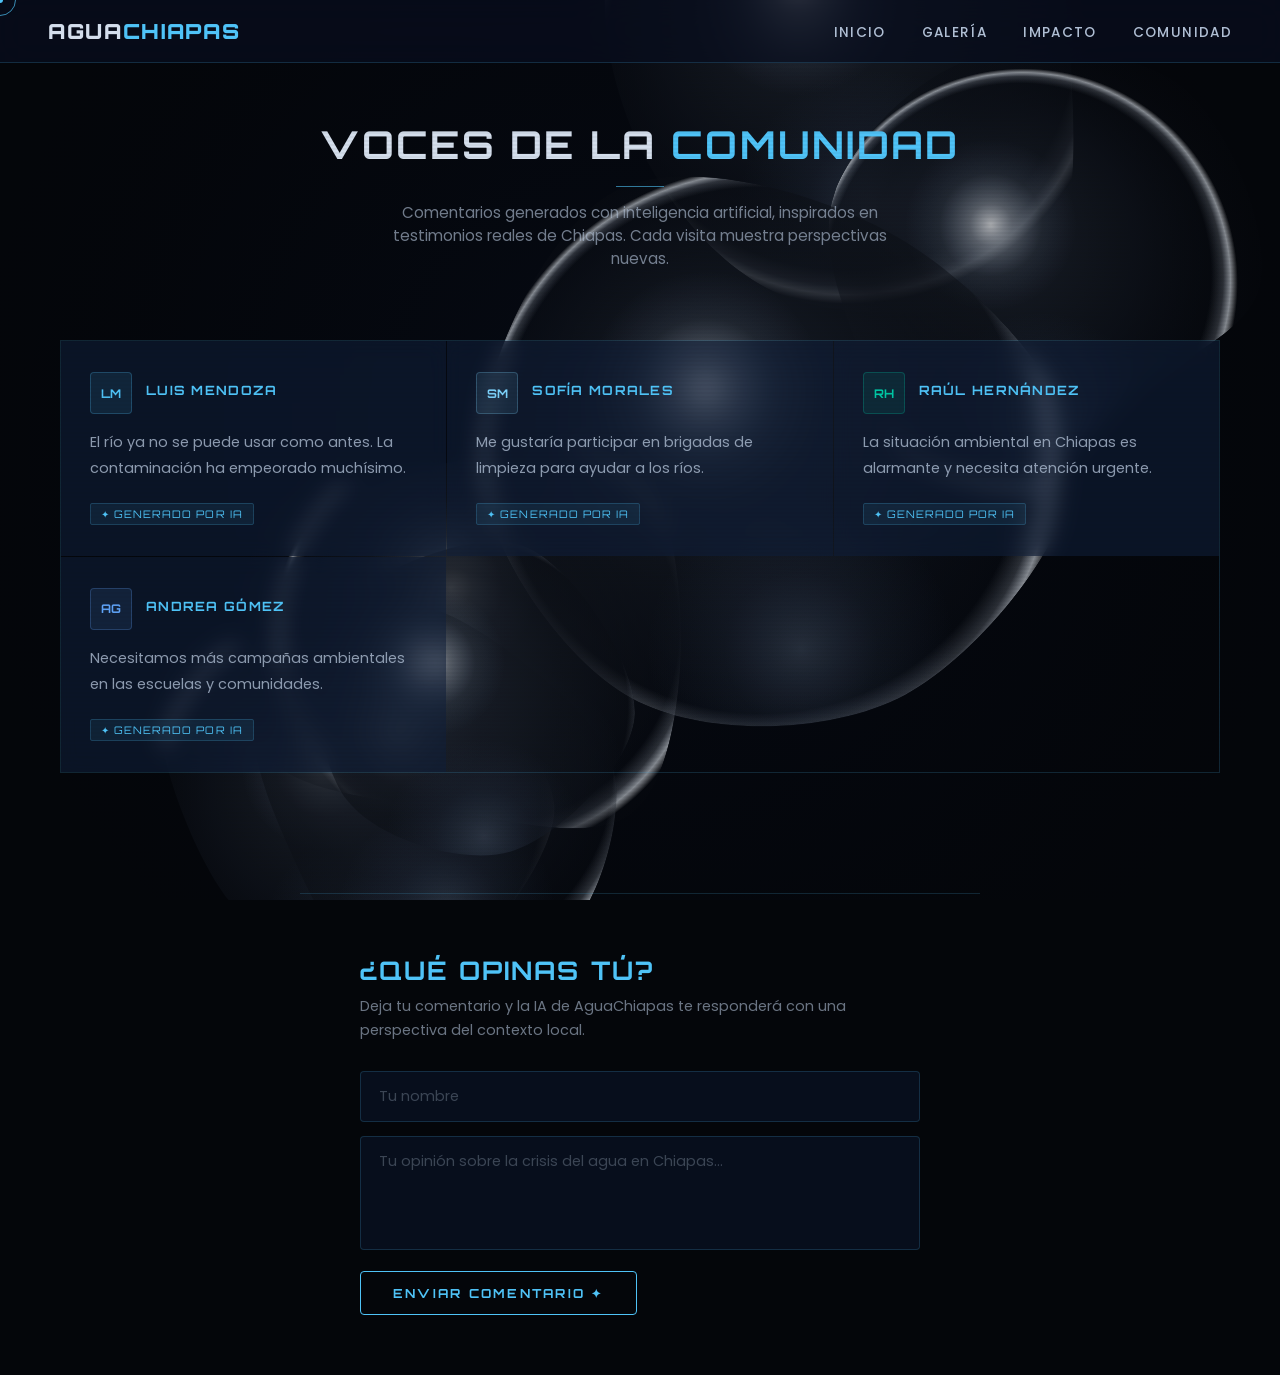
<file: comunidad.html>
<!DOCTYPE html>
<html lang="es">
<head>
<meta charset="UTF-8">
<meta name="viewport" content="width=device-width, initial-scale=1.0">
<title>Comunidad | AguaChiapas</title>
<link rel="stylesheet" href="styles.css">
<link rel="preconnect" href="https://fonts.googleapis.com">
<link href="https://fonts.googleapis.com/css2?family=Orbitron:wght@400;600;700;900&family=Poppins:wght@300;400;500;600;700&display=swap" rel="stylesheet">
</head>
<body>

<div class="scanlines"></div>

<nav class="navbar">
  <div class="logo">Agua<span>Chiapas</span></div>
  <ul>
    <li><a href="index.html">Inicio</a></li>
    <li><a href="galeria.html">Galería</a></li>
    <li><a href="impacto.html">Impacto</a></li>
    <li><a href="comunidad.html">Comunidad</a></li>
  </ul>
</nav>

<section class="community-page">

  <div class="section-title">
    <h2>Voces de la <span>comunidad</span></h2>
    <div class="section-line"></div>
    <p>Comentarios generados con inteligencia artificial, inspirados en testimonios reales de Chiapas. Cada visita muestra perspectivas nuevas.</p>
  </div>

  <div id="comments-list" class="comments-grid"></div>

</section>

<!-- Formulario de comentario con respuesta IA -->
<section class="comment-form-section">
  <h2>¿Qué opinas tú?</h2>
  <p style="color:var(--silver);opacity:.6;margin-bottom:28px;font-size:.9rem;line-height:1.7;">
    Deja tu comentario y la IA de AguaChiapas te responderá con una perspectiva del contexto local.
  </p>

  <form id="comment-form">
    <input type="text" id="cf-nombre" placeholder="Tu nombre" maxlength="50" required>
    <textarea id="cf-texto" placeholder="Tu opinión sobre la crisis del agua en Chiapas…" rows="4" maxlength="400" required></textarea>
    <button type="submit">Enviar comentario ✦</button>
  </form>
</section>

<script src="script.js"></script>
</body>
</html>
</file>
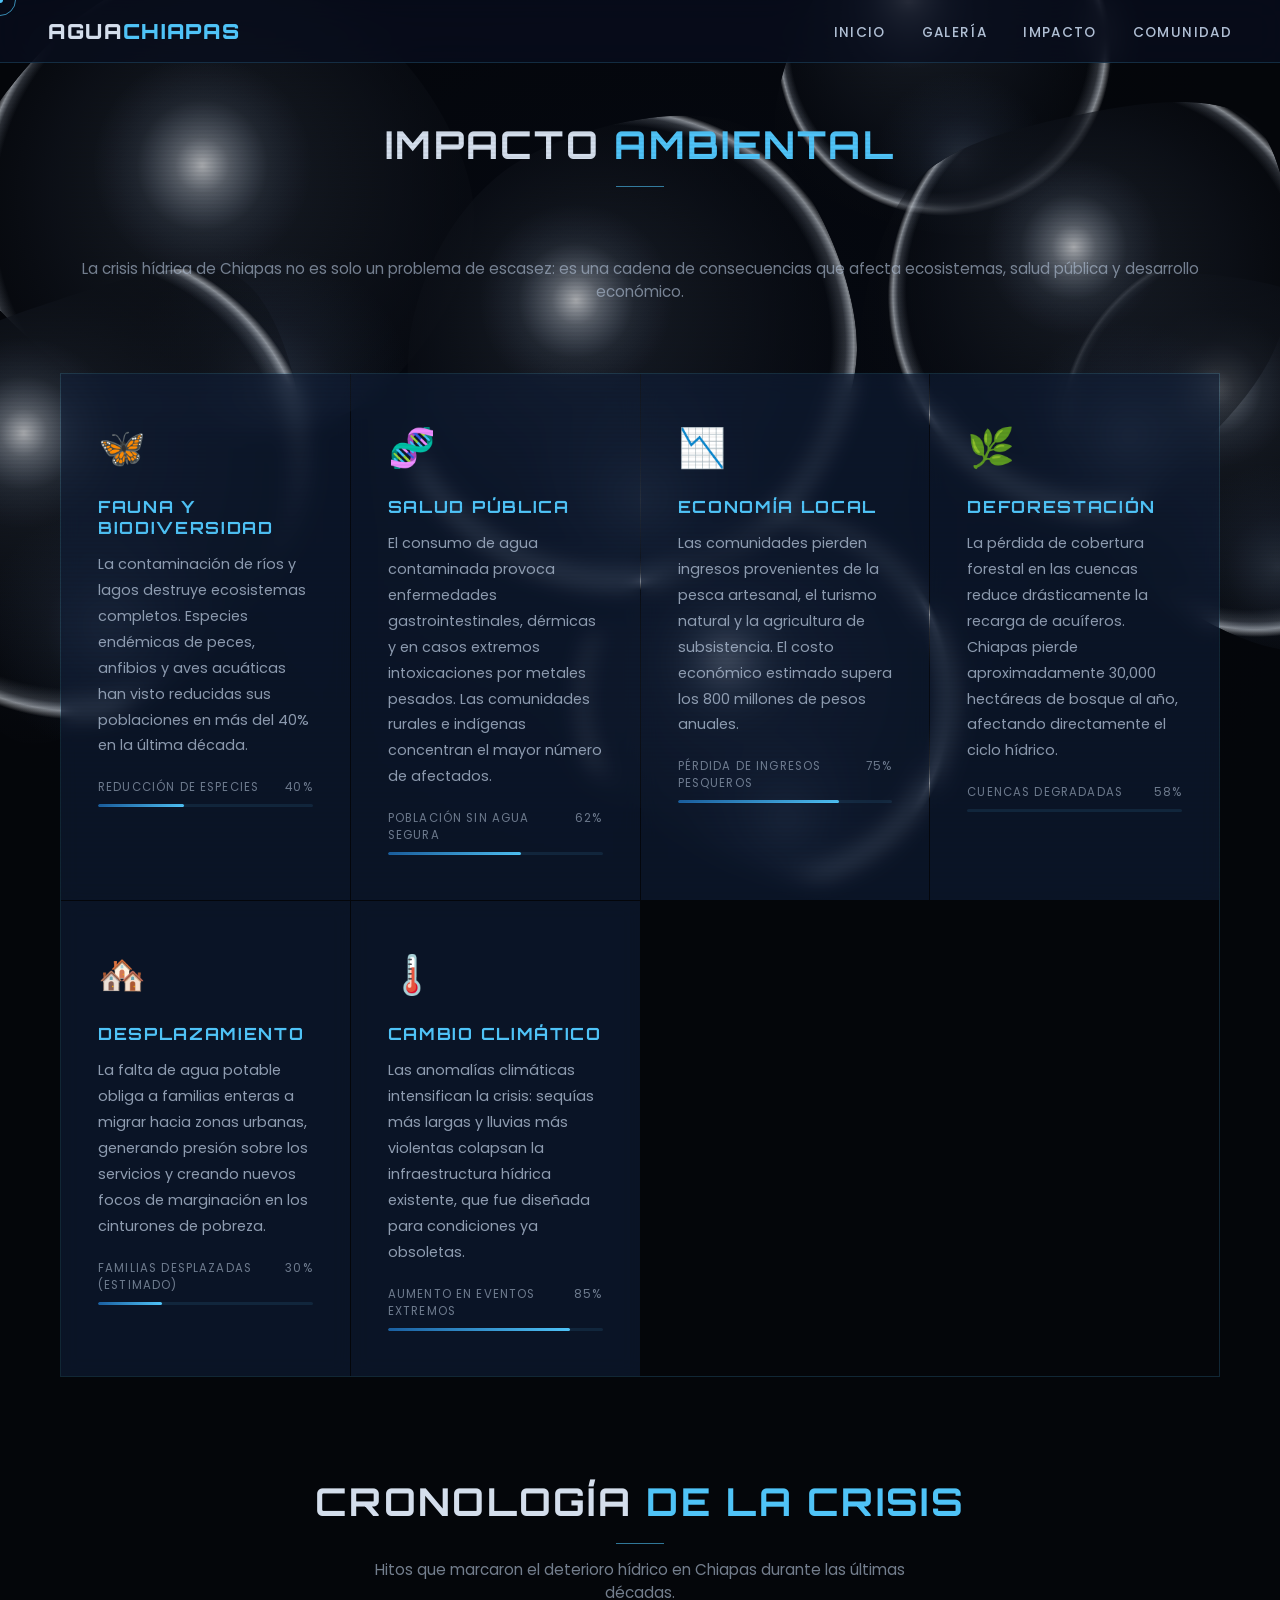
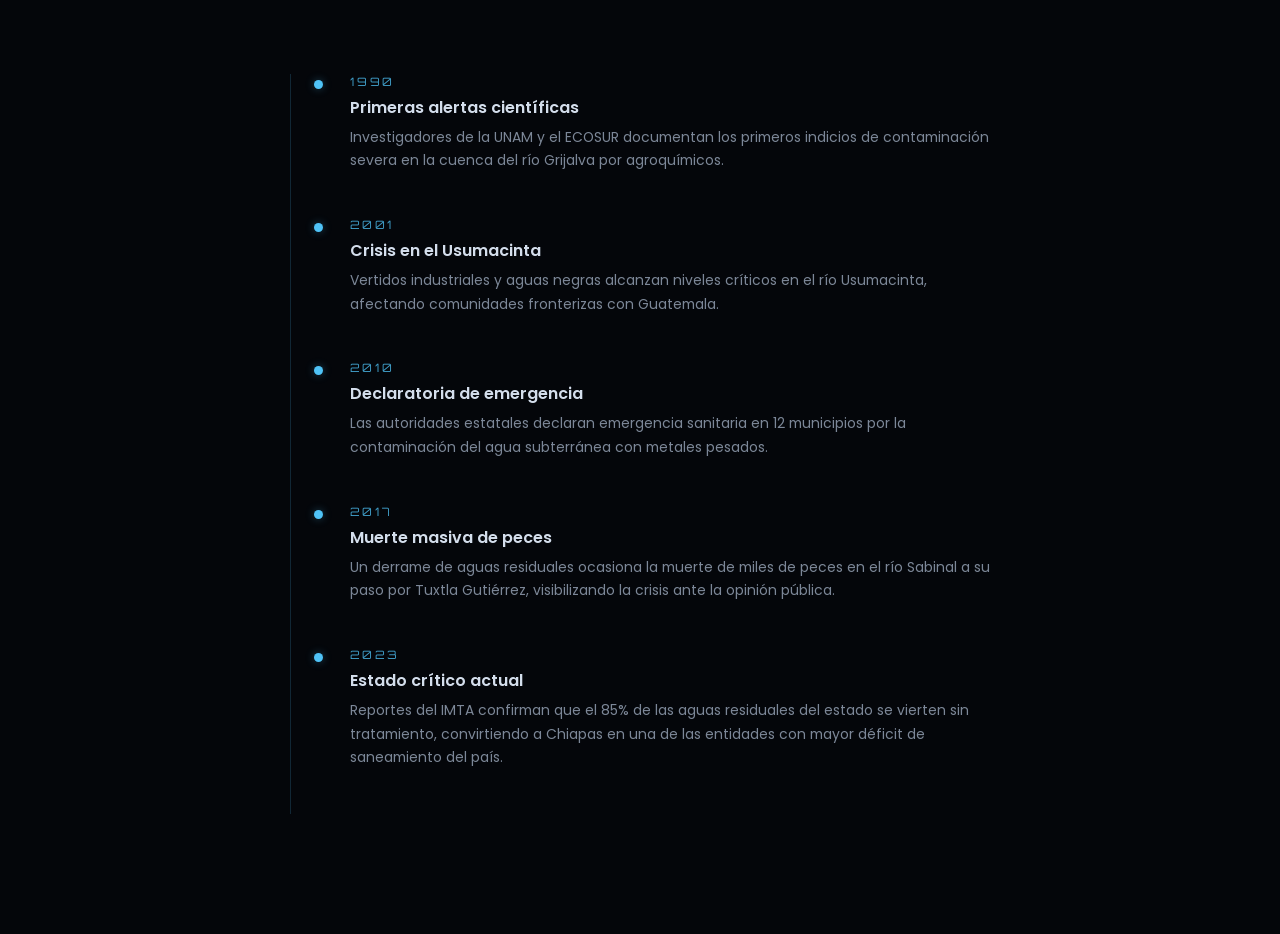
<file: impacto.html>
<!DOCTYPE html>
<html lang="es">
<head>
<meta charset="UTF-8">
<meta name="viewport" content="width=device-width, initial-scale=1.0">
<title>Impacto | AguaChiapas</title>
<link rel="stylesheet" href="styles.css">
<link rel="preconnect" href="https://fonts.googleapis.com">
<link href="https://fonts.googleapis.com/css2?family=Orbitron:wght@400;600;700;900&family=Poppins:wght@300;400;500;600;700&display=swap" rel="stylesheet">
</head>
<body>

<div class="scanlines"></div>

<nav class="navbar">
  <div class="logo">Agua<span>Chiapas</span></div>
  <ul>
    <li><a href="index.html">Inicio</a></li>
    <li><a href="galeria.html">Galería</a></li>
    <li><a href="impacto.html">Impacto</a></li>
    <li><a href="comunidad.html">Comunidad</a></li>
  </ul>
</nav>

<section class="impact-page">

  <div class="section-title">
    <h2>Impacto <span>ambiental</span></h2>
    <div class="section-line"></div>
  </div>
  <p>La crisis hídrica de Chiapas no es solo un problema de escasez: es una cadena de consecuencias que afecta ecosistemas, salud pública y desarrollo económico.</p>

  <div class="impact-cards">

    <div class="impact-card reveal">
      <span class="impact-icon">🦋</span>
      <h2>Fauna y biodiversidad</h2>
      <p>La contaminación de ríos y lagos destruye ecosistemas completos. Especies endémicas de peces, anfibios y aves acuáticas han visto reducidas sus poblaciones en más del 40% en la última década.</p>
      <div class="impact-bar-wrap">
        <div class="impact-bar-label"><span>Reducción de especies</span><span>40%</span></div>
        <div class="impact-bar-track"><div class="impact-bar-fill" style="width:40%"></div></div>
      </div>
    </div>

    <div class="impact-card reveal">
      <span class="impact-icon">🧬</span>
      <h2>Salud pública</h2>
      <p>El consumo de agua contaminada provoca enfermedades gastrointestinales, dérmicas y en casos extremos intoxicaciones por metales pesados. Las comunidades rurales e indígenas concentran el mayor número de afectados.</p>
      <div class="impact-bar-wrap">
        <div class="impact-bar-label"><span>Población sin agua segura</span><span>62%</span></div>
        <div class="impact-bar-track"><div class="impact-bar-fill" style="width:62%"></div></div>
      </div>
    </div>

    <div class="impact-card reveal">
      <span class="impact-icon">📉</span>
      <h2>Economía local</h2>
      <p>Las comunidades pierden ingresos provenientes de la pesca artesanal, el turismo natural y la agricultura de subsistencia. El costo económico estimado supera los 800 millones de pesos anuales.</p>
      <div class="impact-bar-wrap">
        <div class="impact-bar-label"><span>Pérdida de ingresos pesqueros</span><span>75%</span></div>
        <div class="impact-bar-track"><div class="impact-bar-fill" style="width:75%"></div></div>
      </div>
    </div>

    <div class="impact-card reveal">
      <span class="impact-icon">🌿</span>
      <h2>Deforestación</h2>
      <p>La pérdida de cobertura forestal en las cuencas reduce drásticamente la recarga de acuíferos. Chiapas pierde aproximadamente 30,000 hectáreas de bosque al año, afectando directamente el ciclo hídrico.</p>
      <div class="impact-bar-wrap">
        <div class="impact-bar-label"><span>Cuencas degradadas</span><span>58%</span></div>
        <div class="impact-bar-track"><div class="impact-bar-fill" style="width:58%"></div></div>
      </div>
    </div>

    <div class="impact-card reveal">
      <span class="impact-icon">🏘️</span>
      <h2>Desplazamiento</h2>
      <p>La falta de agua potable obliga a familias enteras a migrar hacia zonas urbanas, generando presión sobre los servicios y creando nuevos focos de marginación en los cinturones de pobreza.</p>
      <div class="impact-bar-wrap">
        <div class="impact-bar-label"><span>Familias desplazadas (estimado)</span><span>30%</span></div>
        <div class="impact-bar-track"><div class="impact-bar-fill" style="width:30%"></div></div>
      </div>
    </div>

    <div class="impact-card reveal">
      <span class="impact-icon">🌡️</span>
      <h2>Cambio climático</h2>
      <p>Las anomalías climáticas intensifican la crisis: sequías más largas y lluvias más violentas colapsan la infraestructura hídrica existente, que fue diseñada para condiciones ya obsoletas.</p>
      <div class="impact-bar-wrap">
        <div class="impact-bar-label"><span>Aumento en eventos extremos</span><span>85%</span></div>
        <div class="impact-bar-track"><div class="impact-bar-fill" style="width:85%"></div></div>
      </div>
    </div>

  </div>

  <!-- TIMELINE -->
  <div class="section-title" style="margin-top:100px">
    <h2>Cronología <span>de la crisis</span></h2>
    <div class="section-line"></div>
    <p>Hitos que marcaron el deterioro hídrico en Chiapas durante las últimas décadas.</p>
  </div>

  <div class="timeline">
    <div class="timeline-item reveal">
      <div class="timeline-year">1990</div>
      <h3>Primeras alertas científicas</h3>
      <p>Investigadores de la UNAM y el ECOSUR documentan los primeros indicios de contaminación severa en la cuenca del río Grijalva por agroquímicos.</p>
    </div>
    <div class="timeline-item reveal">
      <div class="timeline-year">2001</div>
      <h3>Crisis en el Usumacinta</h3>
      <p>Vertidos industriales y aguas negras alcanzan niveles críticos en el río Usumacinta, afectando comunidades fronterizas con Guatemala.</p>
    </div>
    <div class="timeline-item reveal">
      <div class="timeline-year">2010</div>
      <h3>Declaratoria de emergencia</h3>
      <p>Las autoridades estatales declaran emergencia sanitaria en 12 municipios por la contaminación del agua subterránea con metales pesados.</p>
    </div>
    <div class="timeline-item reveal">
      <div class="timeline-year">2017</div>
      <h3>Muerte masiva de peces</h3>
      <p>Un derrame de aguas residuales ocasiona la muerte de miles de peces en el río Sabinal a su paso por Tuxtla Gutiérrez, visibilizando la crisis ante la opinión pública.</p>
    </div>
    <div class="timeline-item reveal">
      <div class="timeline-year">2023</div>
      <h3>Estado crítico actual</h3>
      <p>Reportes del IMTA confirman que el 85% de las aguas residuales del estado se vierten sin tratamiento, convirtiendo a Chiapas en una de las entidades con mayor déficit de saneamiento del país.</p>
    </div>
  </div>

</section>

<script src="script.js"></script>
</body>
</html>
</file>
<file: styles.css>
@import url('https://fonts.googleapis.com/css2?family=Orbitron:wght@400;600;700;900&family=Poppins:wght@300;400;500;600;700&display=swap');

/* ── RESET ────────────────────────────────────── */
*, *::before, *::after {
  margin: 0;
  padding: 0;
  box-sizing: border-box;
}

/* ── CSS VARS ─────────────────────────────────── */
:root {
  --bg:        #0a0e1a;
  --bg2:       #0d1525;
  --navy:      #0f1e3a;
  --steel:     #1a2d4f;
  --accent:    #4fc3f7;
  --accent2:   #7dd3fc;
  --silver:    #b0bfd4;
  --silver2:   #d4deec;
  --grid-line: rgba(79,195,247,.07);
  --glow:      rgba(79,195,247,.35);
  --card-bg:   rgba(15,30,58,.6);
  --border:    rgba(79,195,247,.18);
}

/* ── BODY ─────────────────────────────────────── */
body {
  font-family: 'Poppins', sans-serif;
  background: #04060a;
  color: var(--silver2);
  overflow-x: hidden;
  cursor: none;
  min-height: 100vh;
}

/* Canvas IS the background — no pseudo-element overlays needed */

/* ── CANVAS & Z-INDEX STACK ───────────────────── */
#y2k-canvas {
  position: fixed;
  inset: 0;
  z-index: 0;
  pointer-events: none;
}

nav, header, section, main, .modal, footer {
  position: relative;
  z-index: 1;
}

/* ── CUSTOM CURSOR ────────────────────────────── */
#custom-cursor {
  position: fixed;
  width: 32px;
  height: 32px;
  border: 1.5px solid rgba(79,195,247,.7);
  border-radius: 50%;
  pointer-events: none;
  z-index: 99999;
  top: 0; left: 0;
  translate: -50% -50%;
  transition: width .2s, height .2s, border-color .2s, background .2s;
  will-change: left, top;
}

#cursor-inner {
  position: fixed;
  width: 6px;
  height: 6px;
  background: var(--accent);
  border-radius: 50%;
  pointer-events: none;
  z-index: 99999;
  top: 0; left: 0;
  translate: -50% -50%;
  will-change: left, top;
}

#custom-cursor.hover {
  width: 52px; height: 52px;
  background: rgba(79,195,247,.1);
  border-color: var(--accent);
}

/* ── PROGRESS BAR ─────────────────────────────── */
#read-progress {
  position: fixed;
  top: 0; left: 0;
  height: 2px;
  background: linear-gradient(90deg, #1e6fa8, var(--accent), var(--accent2));
  z-index: 10000;
  transition: width .1s;
  box-shadow: 0 0 8px var(--glow);
}

/* ── SCANLINES overlay ────────────────────────── */
.scanlines {
  position: fixed;
  inset: 0;
  z-index: 2;
  background: repeating-linear-gradient(
    0deg,
    transparent,
    transparent 2px,
    rgba(0,0,0,.04) 2px,
    rgba(0,0,0,.04) 4px
  );
  pointer-events: none;
  mix-blend-mode: multiply;
}

/* ── NAVBAR ───────────────────────────────────── */
.navbar {
  position: fixed;
  top: 0; width: 100%;
  display: flex;
  justify-content: space-between;
  align-items: center;
  padding: 18px 48px;
  background: rgba(8,14,30,.75);
  backdrop-filter: blur(16px);
  border-bottom: 1px solid var(--border);
  z-index: 999;
  transition: background .4s, padding .3s;
}

.navbar.scrolled {
  background: rgba(6,10,24,.95);
  padding: 12px 48px;
  box-shadow: 0 4px 32px rgba(0,0,0,.6);
}

.logo {
  font-family: 'Orbitron', monospace;
  font-size: 1.3rem;
  font-weight: 900;
  letter-spacing: .08em;
  cursor: pointer;
  text-transform: uppercase;
}

.logo span { color: var(--accent); }

.navbar ul {
  display: flex;
  gap: 36px;
  list-style: none;
}

.navbar a {
  text-decoration: none;
  color: var(--silver);
  font-size: .85rem;
  font-weight: 500;
  letter-spacing: .1em;
  text-transform: uppercase;
  transition: .3s;
  position: relative;
}

.navbar a::after {
  content: '';
  position: absolute;
  bottom: -5px; left: 0;
  width: 0; height: 1px;
  background: var(--accent);
  transition: .3s;
}

.navbar a:hover { color: var(--accent); }
.navbar a:hover::after { width: 100%; }

/* ── HERO ─────────────────────────────────────── */
.hero {
  position: relative;
  min-height: 100vh;
  display: flex;
  align-items: center;
  justify-content: center;
  text-align: center;
  padding: 40px;
  overflow: hidden;
}

.hero-video {
  position: absolute;
  inset: 0;
  width: 100%; height: 100%;
  object-fit: cover;
  filter: brightness(.25) saturate(.5) hue-rotate(180deg);
}

.water-overlay {
  position: absolute;
  inset: 0;
  background: url('https://www.transparenttextures.com/patterns/carbon-fibre.png');
  opacity: .06;
  animation: waterMove 30s linear infinite;
}

@keyframes waterMove {
  from { background-position: 0 0 }
  to   { background-position: 600px 300px }
}

.hero-content {
  position: relative;
  z-index: 2;
  max-width: 920px;
  animation: fadeHero 1.4s ease both;
}

@keyframes fadeHero {
  from { opacity: 0; transform: translateY(40px) }
  to   { opacity: 1; transform: translateY(0) }
}

.hero-eyebrow {
  font-family: 'Orbitron', monospace;
  font-size: .72rem;
  letter-spacing: .3em;
  text-transform: uppercase;
  color: var(--accent);
  margin-bottom: 20px;
  opacity: .8;
}

.hero h1 {
  font-family: 'Orbitron', monospace;
  font-size: 4.5rem;
  font-weight: 900;
  line-height: 1.1;
  margin-bottom: 24px;
  text-transform: uppercase;
  letter-spacing: .04em;
  text-shadow: 0 0 40px rgba(79,195,247,.3);
}

.hero h1 span {
  color: var(--accent);
  text-shadow: 0 0 20px rgba(79,195,247,.7);
}

.hero p {
  font-size: 1.05rem;
  line-height: 1.9;
  max-width: 660px;
  margin: 0 auto;
  color: var(--silver);
  opacity: .85;
}

.hero-btn {
  display: inline-block;
  margin-top: 36px;
  padding: 14px 38px;
  background: transparent;
  color: var(--accent);
  text-decoration: none;
  border: 1px solid var(--accent);
  border-radius: 4px;
  font-family: 'Orbitron', monospace;
  font-size: .78rem;
  font-weight: 700;
  letter-spacing: .18em;
  text-transform: uppercase;
  transition: .35s;
  position: relative;
  overflow: hidden;
}

.hero-btn::before {
  content: '';
  position: absolute;
  inset: 0;
  background: var(--accent);
  transform: scaleX(0);
  transform-origin: left;
  transition: transform .35s ease;
  z-index: -1;
}

.hero-btn:hover {
  color: var(--bg);
  box-shadow: 0 0 24px var(--glow);
}

.hero-btn:hover::before { transform: scaleX(1); }

/* ── WATER PARTICLES ──────────────────────────── */
.water-particle {
  position: absolute;
  background: rgba(79,195,247,.2);
  border-radius: 50%;
  animation: floatParticle linear infinite;
  pointer-events: none;
}

@keyframes floatParticle {
  0%   { transform: translateY(0) scale(1); opacity: .5 }
  50%  { opacity: .8; transform: translateY(-50px) scale(1.2) }
  100% { transform: translateY(-100px) scale(.7); opacity: 0 }
}

/* ── RIPPLE ───────────────────────────────────── */
.ripple-effect {
  position: absolute;
  border-radius: 50%;
  width: 5px; height: 5px;
  background: rgba(79,195,247,.35);
  transform: scale(0);
  animation: ripple .7s linear;
  pointer-events: none;
}

@keyframes ripple { to { transform: scale(60); opacity: 0 } }

/* ── STATS SECTION ────────────────────────────── */
.stats-section {
  display: grid;
  grid-template-columns: repeat(auto-fit, minmax(240px, 1fr));
  gap: 2px;
  padding: 0;
  border-top: 1px solid var(--border);
  border-bottom: 1px solid var(--border);
}

.stat-card {
  padding: 56px 40px;
  text-align: center;
  position: relative;
  cursor: pointer;
  transition: background .35s;
  border-right: 1px solid var(--border);
  overflow: hidden;
}

.stat-card:last-child { border-right: none; }

.stat-card:hover {
  background: rgba(79,195,247,.04);
}

.stat-card::before {
  content: '';
  position: absolute;
  bottom: 0; left: 0;
  width: 100%; height: 2px;
  background: var(--accent);
  transform: scaleX(0);
  transform-origin: left;
  transition: transform .5s ease;
}

.stat-card:hover::before { transform: scaleX(1); }

.stat-card h2 {
  font-family: 'Orbitron', monospace;
  font-size: 3.2rem;
  font-weight: 900;
  color: var(--accent);
  margin-bottom: 8px;
  letter-spacing: .04em;
}

.stat-card p {
  font-size: .82rem;
  letter-spacing: .15em;
  text-transform: uppercase;
  color: var(--silver);
  opacity: .7;
}

.glass {
  background: var(--card-bg);
  backdrop-filter: blur(12px);
  border: 1px solid var(--border);
}

/* ── INFO / GALLERY / COMMUNITY SECTIONS ─────── */
.info-section,
.video-section,
.gallery-page,
.impact-page,
.community-page {
  padding: 120px 60px;
}

.section-title {
  text-align: center;
  margin-bottom: 70px;
}

.section-title h2 {
  font-family: 'Orbitron', monospace;
  font-size: 2.4rem;
  font-weight: 700;
  letter-spacing: .06em;
  text-transform: uppercase;
  color: var(--silver2);
}

.section-title h2 span { color: var(--accent); }

.section-title p {
  margin-top: 14px;
  color: var(--silver);
  opacity: .65;
  font-size: .95rem;
  max-width: 540px;
  margin-left: auto;
  margin-right: auto;
}

.section-line {
  width: 48px;
  height: 1px;
  background: var(--accent);
  margin: 18px auto 0;
  opacity: .6;
}

.info-grid,
.video-grid,
.gallery-grid,
.impact-cards,
.comments-grid {
  display: grid;
  grid-template-columns: repeat(auto-fit, minmax(300px, 1fr));
  gap: 1px;
  border: 1px solid var(--border);
}

/* ── CARDS ────────────────────────────────────── */
.info-card,
.video-card,
.impact-card,
.comment-card {
  background: var(--card-bg);
  backdrop-filter: blur(10px);
  overflow: hidden;
  transition: .45s;
  cursor: pointer;
  position: relative;
  border: 1px solid transparent;
}

.info-card:hover,
.video-card:hover,
.impact-card:hover {
  background: rgba(79,195,247,.06);
  border-color: var(--border);
  z-index: 2;
}

.info-card img {
  width: 100%;
  height: 240px;
  object-fit: cover;
  transition: .6s;
  filter: saturate(.7) brightness(.9);
}

.info-card:hover img {
  transform: scale(1.06);
  filter: saturate(1) brightness(1);
}

.info-content {
  padding: 28px;
  border-top: 1px solid var(--border);
}

.info-content h3 {
  font-family: 'Orbitron', monospace;
  font-size: 1rem;
  font-weight: 700;
  letter-spacing: .08em;
  text-transform: uppercase;
  color: var(--accent);
  margin-bottom: 10px;
}

.info-content p {
  font-size: .87rem;
  color: var(--silver);
  opacity: .7;
}

/* ── GALLERY PAGE ─────────────────────────────── */
.gallery-page h1 {
  font-family: 'Orbitron', monospace;
  font-size: 2.8rem;
  font-weight: 900;
  letter-spacing: .08em;
  text-transform: uppercase;
  text-align: center;
  margin-bottom: 60px;
  color: var(--silver2);
}

.gallery-grid {
  display: grid;
  grid-template-columns: repeat(auto-fit, minmax(300px, 1fr));
  gap: 1px;
  border: 1px solid var(--border);
}

.gallery-grid img {
  width: 100%;
  height: 280px;
  object-fit: cover;
  cursor: pointer;
  transition: .5s;
  filter: saturate(.6) brightness(.85);
  display: block;
}

.gallery-grid img:hover {
  transform: scale(1.04);
  filter: saturate(1.1) brightness(1.05);
  z-index: 2;
  position: relative;
}

/* Gallery caption overlay */
/* ── PREMIUM GALLERY CAPTION ─────────────────── */

.gallery-item{
  position: relative;
  overflow: hidden;
  border-radius: 16px;
  isolation: isolate;

  transition:
    transform .6s cubic-bezier(.22,1,.36,1),
    box-shadow .6s ease,
    border-color .4s ease;

  border: 1px solid rgba(79,195,247,.08);

  background: rgba(10,20,40,.35);
}

/* EFECTO HOVER */
.gallery-item:hover{
  transform:
    translateY(-10px)
    scale(1.01);

  border-color: rgba(79,195,247,.2);

  box-shadow:
    0 20px 40px rgba(0,0,0,.45),
    0 0 30px rgba(79,195,247,.12);
}

/* IMAGEN */
.gallery-item img{
  transition:
    transform 1s cubic-bezier(.22,1,.36,1),
    filter .8s ease;

  filter:
    brightness(.85)
    saturate(.7);
}

/* HOVER IMG */
.gallery-item:hover img{
  transform: scale(1.12);

  filter:
    brightness(.42)
    saturate(1.15);
}

/* CAPTION */
.gallery-caption{
  position: absolute;

  left: 0;
  bottom: 0;
  width: 100%;

  padding: 28px;

  background:
    linear-gradient(
      to top,
      rgba(2,8,18,.97) 10%,
      rgba(2,8,18,.7) 55%,
      transparent 100%
    );

  backdrop-filter: blur(10px);
  -webkit-backdrop-filter: blur(10px);

  transform: translateY(72%);

  transition:
    transform .7s cubic-bezier(.22,1,.36,1);

  z-index: 2;
}

/* HOVER CAPTION */
.gallery-item:hover .gallery-caption{
  transform: translateY(0);
}

/* TITULO */
.gallery-caption h3{
  font-family: 'Orbitron', monospace;

  font-size: .95rem;
  font-weight: 700;

  letter-spacing: .16em;
  text-transform: uppercase;

  color: var(--accent);

  margin-bottom: 10px;

  text-shadow:
    0 0 10px rgba(79,195,247,.35);

  transform: translateY(18px);
  opacity: .9;

  transition:
    transform .55s ease .1s,
    opacity .55s ease .1s;
}

/* TEXTO */
.gallery-caption p{
  font-size: .82rem;
  line-height: 1.7;

  color: var(--silver2);

  opacity: 0;

  transform: translateY(22px);

  transition:
    transform .55s ease .2s,
    opacity .55s ease .2s;
}

/* APARICION */
.gallery-item:hover .gallery-caption h3,
.gallery-item:hover .gallery-caption p{
  transform: translateY(0);
  opacity: 1;
}

/* BRILLO */
.gallery-item::before{
  content: '';

  position: absolute;
  inset: -100%;

  background:
    linear-gradient(
      120deg,
      transparent,
      rgba(79,195,247,.08),
      transparent
    );

  opacity: 0;

  z-index: 3;

  transition: opacity .4s ease;
}

.gallery-item:hover::before{
  opacity: 1;
  animation: shineMove 2s linear infinite;
}

@keyframes shineMove{
  from{
    transform:
      translateX(-30%)
      rotate(8deg);
  }

  to{
    transform:
      translateX(30%)
      rotate(8deg);
  }
}

/* MOBILE */
@media (max-width:768px){

  .gallery-caption{
    transform: translateY(0);
  }

  .gallery-caption p{
    opacity: 1;
    transform: translateY(0);
  }

}
/* ── IMPACT PAGE ──────────────────────────────── */
.impact-page h1 {
  font-family: 'Orbitron', monospace;
  font-size: 2.8rem;
  font-weight: 900;
  letter-spacing: .08em;
  text-transform: uppercase;
  text-align: center;
  margin-bottom: 20px;
  color: var(--silver2);
}

.impact-page > p {
  text-align: center;
  color: var(--silver);
  opacity: .65;
  margin-bottom: 70px;
  font-size: .95rem;
}

.impact-cards {
  grid-template-columns: repeat(auto-fit, minmax(280px, 1fr));
  margin-bottom: 80px;
}

.impact-card {
  padding: 44px 36px;
  text-align: left;
}

.impact-icon {
  font-size: 2.4rem;
  margin-bottom: 20px;
  display: block;
}

.impact-card h2 {
  font-family: 'Orbitron', monospace;
  font-size: 1.05rem;
  font-weight: 700;
  letter-spacing: .1em;
  text-transform: uppercase;
  color: var(--accent);
  margin-bottom: 14px;
}

.impact-card p {
  font-size: .9rem;
  line-height: 1.8;
  color: var(--silver);
  opacity: .8;
}

/* Data bar inside impact card */
.impact-bar-wrap {
  margin-top: 20px;
}

.impact-bar-label {
  display: flex;
  justify-content: space-between;
  font-size: .72rem;
  letter-spacing: .1em;
  text-transform: uppercase;
  color: var(--silver);
  opacity: .6;
  margin-bottom: 8px;
}

.impact-bar-track {
  height: 3px;
  background: rgba(79,195,247,.1);
  border-radius: 2px;
  overflow: hidden;
}

.impact-bar-fill {
  height: 100%;
  background: linear-gradient(90deg, #1a5fa0, var(--accent));
  border-radius: 2px;
  transform: scaleX(0);
  transform-origin: left;
  transition: transform 1.2s cubic-bezier(.25,.46,.45,.94) .4s;
}

.impact-bar-fill.active { transform: scaleX(1); }

/* Timeline */
.timeline {
  max-width: 700px;
  margin: 0 auto;
  position: relative;
  padding-left: 28px;
}

.timeline::before {
  content: '';
  position: absolute;
  left: 0; top: 0; bottom: 0;
  width: 1px;
  background: var(--border);
}

.timeline-item {
  position: relative;
  padding: 0 0 44px 32px;
}

.timeline-item::before {
  content: '';
  position: absolute;
  left: -4px; top: 6px;
  width: 9px; height: 9px;
  border-radius: 50%;
  background: var(--accent);
  box-shadow: 0 0 8px var(--glow);
}

.timeline-year {
  font-family: 'Orbitron', monospace;
  font-size: .72rem;
  letter-spacing: .2em;
  text-transform: uppercase;
  color: var(--accent);
  margin-bottom: 6px;
  opacity: .8;
}

.timeline-item h3 {
  font-size: 1rem;
  font-weight: 600;
  color: var(--silver2);
  margin-bottom: 6px;
}

.timeline-item p {
  font-size: .87rem;
  color: var(--silver);
  opacity: .7;
  line-height: 1.7;
}

/* ── COMMUNITY PAGE ───────────────────────────── */
.community-page .section-title h1 {
  font-family: 'Orbitron', monospace;
  font-size: 2.8rem;
  font-weight: 900;
  letter-spacing: .06em;
  text-transform: uppercase;
  color: var(--silver2);
}

/* ── COMMENT CARDS ────────────────────────────── */
.comment-card {
  padding: 30px 28px;
  display: flex;
  gap: 0;
  flex-direction: column;
  border: 1px solid transparent;
  transition: border-color .3s, background .3s;
}

.comment-card:hover {
  background: rgba(79,195,247,.05);
  border-color: var(--border);
}

.comment-header {
  display: flex;
  align-items: center;
  gap: 14px;
  margin-bottom: 16px;
}

.comment-avatar {
  width: 42px; height: 42px;
  border-radius: 4px;
  display: flex;
  align-items: center;
  justify-content: center;
  font-family: 'Orbitron', monospace;
  font-weight: 700;
  font-size: .8rem;
  flex-shrink: 0;
}

.comment-body h3 {
  margin-bottom: 6px;
  color: var(--accent);
  font-family: 'Orbitron', monospace;
  font-size: .8rem;
  letter-spacing: .1em;
  text-transform: uppercase;
}

.comment-body p {
  line-height: 1.8;
  font-size: .9rem;
  color: var(--silver);
  opacity: .8;
}

.comment-badge { margin-top: 18px; }

.ia-badge {
  font-family: 'Orbitron', monospace;
  font-size: .65rem;
  background: rgba(79,195,247,.08);
  border: 1px solid rgba(79,195,247,.2);
  color: var(--accent);
  padding: 3px 10px;
  border-radius: 2px;
  letter-spacing: .1em;
  text-transform: uppercase;
}

/* ── SKELETON LOADER ──────────────────────────── */
.skeleton { pointer-events: none; }

.sk-name {
  width: 120px; height: 12px;
  background: rgba(79,195,247,.07);
  border-radius: 2px;
  margin-bottom: 12px;
  animation: pulse 1.4s ease-in-out infinite;
}

.sk-line {
  width: 100%; height: 10px;
  background: rgba(79,195,247,.05);
  border-radius: 2px;
  margin-bottom: 8px;
  animation: pulse 1.4s ease-in-out infinite;
}

.sk-line.short { width: 65%; }

@keyframes pulse {
  0%,100% { opacity: .4 }
  50%      { opacity: .9 }
}

/* ── COMMENT FORM ─────────────────────────────── */
.comment-form-section {
  padding: 60px 60px;
  max-width: 680px;
  margin: 0 auto;
  border-top: 1px solid var(--border);
}

.comment-form-section h2 {
  font-family: 'Orbitron', monospace;
  font-size: 1.6rem;
  font-weight: 700;
  letter-spacing: .08em;
  text-transform: uppercase;
  color: var(--accent);
  margin-bottom: 8px;
}

#comment-form input,
#comment-form textarea {
  width: 100%;
  background: rgba(10,20,40,.6);
  border: 1px solid var(--border);
  color: var(--silver2);
  padding: 14px 18px;
  border-radius: 4px;
  font-family: 'Poppins', sans-serif;
  font-size: .9rem;
  margin-bottom: 14px;
  transition: border-color .3s, background .3s;
  resize: none;
}

#comment-form input:focus,
#comment-form textarea:focus {
  outline: none;
  border-color: var(--accent);
  background: rgba(79,195,247,.04);
}

#comment-form input::placeholder,
#comment-form textarea::placeholder {
  color: rgba(180,200,220,.3);
}

#comment-form button[type=submit] {
  background: transparent;
  color: var(--accent);
  border: 1px solid var(--accent);
  padding: 13px 32px;
  border-radius: 4px;
  font-family: 'Orbitron', monospace;
  font-weight: 700;
  font-size: .78rem;
  letter-spacing: .18em;
  text-transform: uppercase;
  cursor: pointer;
  transition: .3s;
  position: relative;
  overflow: hidden;
}

#comment-form button[type=submit]:hover {
  background: var(--accent);
  color: var(--bg);
  box-shadow: 0 0 20px rgba(79,195,247,.3);
}

#comment-form button[type=submit]:disabled {
  opacity: .4;
  cursor: not-allowed;
}

/* ── TOAST ────────────────────────────────────── */
#toast {
  position: fixed;
  bottom: 30px;
  left: 50%;
  transform: translateX(-50%) translateY(100px);
  background: var(--navy);
  color: var(--silver2);
  padding: 16px 26px;
  border-radius: 4px;
  border: 1px solid var(--border);
  font-size: .87rem;
  max-width: 480px;
  text-align: center;
  line-height: 1.6;
  z-index: 99999;
  transition: transform .5s cubic-bezier(.34,1.56,.64,1), opacity .5s;
  opacity: 0;
  box-shadow: 0 20px 40px rgba(0,0,0,.6);
}

#toast.show {
  transform: translateX(-50%) translateY(0);
  opacity: 1;
}

/* ── VIDEO ────────────────────────────────────── */
video {
  width: 100%;
  display: block;
  filter: saturate(.7) brightness(.85);
  transition: filter .4s;
}

.video-card:hover video {
  filter: saturate(1) brightness(1);
}

/* ── MODAL ────────────────────────────────────── */
.modal {
  position: fixed;
  inset: 0;
  background: rgba(0,0,0,.8);
  display: none;
  align-items: center;
  justify-content: center;
  padding: 20px;
  z-index: 9999;
  backdrop-filter: blur(12px);
}

.modal-box {
  background: var(--navy);
  padding: 44px;
  border-radius: 4px;
  max-width: 680px;
  width: 100%;
  position: relative;
  animation: popup .35s ease;
  box-shadow: 0 24px 60px rgba(0,0,0,.7);
  border: 1px solid var(--border);
}

.modal-box h2 {
  font-family: 'Orbitron', monospace;
  font-size: 1.4rem;
  font-weight: 700;
  letter-spacing: .08em;
  text-transform: uppercase;
  margin-bottom: 20px;
  color: var(--accent);
}

.modal-box p {
  line-height: 1.9;
  font-size: 1rem;
  color: var(--silver);
}

@keyframes popup {
  from { transform: scale(.9); opacity: 0 }
  to   { transform: scale(1); opacity: 1 }
}

.close-btn {
  position: absolute;
  top: 16px; right: 16px;
  background: transparent;
  color: var(--silver);
  border: 1px solid var(--border);
  width: 32px; height: 32px;
  border-radius: 2px;
  cursor: pointer;
  font-size: .9rem;
  transition: .25s;
}

.close-btn:hover {
  background: rgba(79,195,247,.1);
  border-color: var(--accent);
  color: var(--accent);
  transform: rotate(90deg);
}

/* ── SCROLL REVEAL ────────────────────────────── */
.reveal {
  opacity: 0;
  transform: translateY(36px);
  transition: opacity .9s cubic-bezier(.25,.46,.45,.94),
              transform .9s cubic-bezier(.25,.46,.45,.94);
}

.reveal.active {
  opacity: 1;
  transform: translateY(0);
}

/* ── SCROLLBAR ────────────────────────────────── */
::-webkit-scrollbar { width: 6px }
::-webkit-scrollbar-track { background: var(--bg) }
::-webkit-scrollbar-thumb { background: #1a3d6e; border-radius: 3px }
::-webkit-scrollbar-thumb:hover { background: var(--accent) }

/* ── RESPONSIVE ───────────────────────────────── */
@media (max-width: 768px) {
  .hero h1 { font-size: 2.6rem }
  .hero p { font-size: .95rem }
  .navbar { padding: 16px 20px }
  .navbar ul { display: none }
  .info-section, .video-section, .gallery-page,
  .impact-page, .community-page { padding: 90px 20px }
  .comment-form-section { padding: 40px 20px }
  body { cursor: auto }
  #custom-cursor, #cursor-inner { display: none }
  .stats-section { grid-template-columns: 1fr }
  .stat-card { border-right: none; border-bottom: 1px solid var(--border) }
}
</file>
